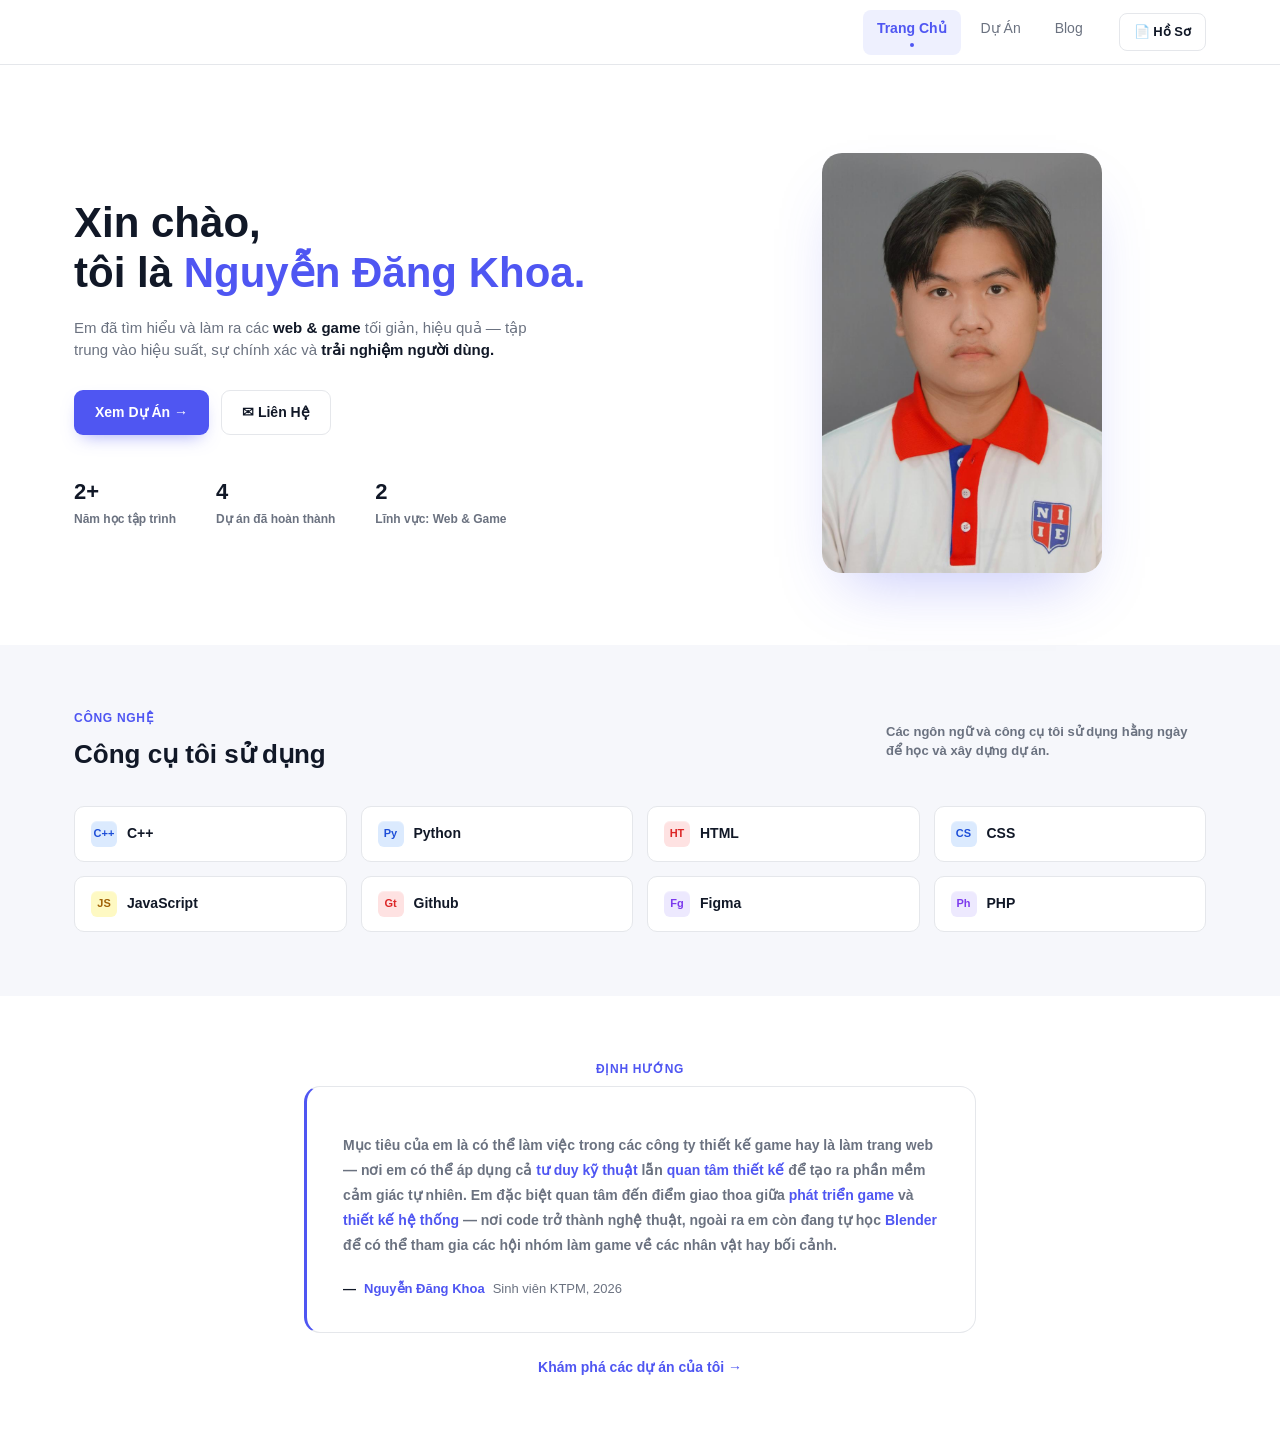
<file: index.html>
<!DOCTYPE html>
<html lang="vi">
<head>
  <meta charset="UTF-8" />
  <meta name="viewport" content="width=device-width, initial-scale=1.0" />
  <title>Nguyễn Đăng Khoa — Portfolio</title>
  <meta name="description" content="sinh viên Kỹ thuật phần mềm chuyên về phát triển web và game." />
  <link rel="stylesheet" href="style.css" />
</head>
<body data-page="home">
  <!--HEADER-->
  <header class="header">
    <div class="container">
      <a href="index.html" class="brand">
        </span>
      </a>
      <nav class="nav-links">
        <a href="index.html" class="nav-link" data-page="home">Trang Chủ</a>
        <a href="du-an.html" class="nav-link" data-page="projects">Dự Án</a>
        <a href="blog.html" class="nav-link" data-page="blog">Blog</a>
        <a href="index.html" class="nav-cta">📄 Hồ Sơ</a>
      </nav>
      <button class="menu-toggle" aria-label="Mở menu điều hướng" aria-expanded="false">
        <span></span><span></span><span></span>
      </button>
    </div>
  </header>

  <!--HERO-->
  <section class="hero">
    <div class="container">
      <div class="hero-text">
        <h1 class="hero-title">
          Xin chào,<br />
          tôi là <span class="accent">Nguyễn Đăng Khoa.</span>
        </h1>
        <p class="hero-desc">
          Em đã tìm hiểu và làm ra các <strong>web &amp; game</strong> tối giản, hiệu quả —
          tập trung vào hiệu suất, sự chính xác và <strong>trải nghiệm người dùng.
        </p>
        <div class="hero-actions">
          <a href="du-an.html" class="btn btn-primary">Xem Dự Án →</a>
          <a href="nguyendangkhoa28lhk@gmail.com" class="btn btn-secondary">✉ Liên Hệ</a>
        </div>
        <div class="hero-stats">
          <div>
            <div class="stat-number">2+</div>
            <div class="stat-label">Năm học tập trình</div>
          </div>
          <div>
            <div class="stat-number">4</div>
            <div class="stat-label">Dự án đã hoàn thành</div>
          </div>
          <div>
            <div class="stat-number">2</div>
            <div class="stat-label">Lĩnh vực: Web &amp; Game</div>
          </div>
        </div>
      </div>

      <div class="hero-visual">
        <img src="assets/avatar.png" alt="Nguyễn Đăng Khoa" class="hero-avatar" />
      </div>
    </div>
  </section>

  <!--CÔNG NGHỆ-->
  <section class="section section-soft">
    <div class="container">
      <div class="section-head">
        <div>
          <div class="section-eyebrow">Công Nghệ</div>
          <h2 class="section-title">Công cụ tôi sử dụng</h2>
        </div>
        <p class="section-note">
          Các ngôn ngữ và công cụ tôi sử dụng hằng ngày để học và xây dựng dự án.
        </p>
      </div>

      <div class="tech-grid">
        <div class="tech-card"><span class="badge-icon" style="background:#dbeafe;color:#1d4ed8">C++</span> C++</div>
        <div class="tech-card"><span class="badge-icon" style="background:#dbeafe;color:#1d4ed8">Py</span> Python</div>
        <div class="tech-card"><span class="badge-icon" style="background:#fee2e2;color:#dc2626">HT</span> HTML</div>
        <div class="tech-card"><span class="badge-icon" style="background:#dbeafe;color:#1d4ed8">CS</span> CSS</div>
        <div class="tech-card"><span class="badge-icon" style="background:#fef9c3;color:#a16207">JS</span> JavaScript</div>
        <div class="tech-card"><span class="badge-icon" style="background:#fee2e2;color:#dc2626">Gt</span> Github</div>
        <div class="tech-card"><span class="badge-icon" style="background:#ede9fe;color:#7c3aed">Fg</span> Figma</div>
        <div class="tech-card"><span class="badge-icon" style="background:#ede9fe;color:#7c3aed">Ph</span> PHP</div>
      </div>
    </div>
  </section>

  <!--ĐỊNH HƯỚNG-->
  <section class="section">
    <div class="container quote-wrap">
      <div class="section-eyebrow">Định Hướng</div>
      <div class="quote-card">
        <p>
          Mục tiêu của em là có thể làm việc trong các công ty thiết kế game hay là làm trang web — nơi em có thể áp dụng
          cả <strong>tư duy kỹ thuật</strong> lẫn <strong>quan tâm thiết kế</strong> để tạo ra
          phần mềm cảm giác tự nhiên. Em đặc biệt quan tâm đến điểm giao thoa giữa
          <strong>phát triển game</strong> và <strong>thiết kế hệ thống</strong> — nơi code trở
          thành nghệ thuật, ngoài ra em còn đang tự học <strong>Blender</strong> để có thể tham gia các hội nhóm làm game về các nhân vật hay bối cảnh.
        </p>
        <div class="quote-author">
          — <strong>Nguyễn Đăng Khoa</strong> <span>Sinh viên KTPM, 2026</span>
        </div>
      </div>
      <a href="du-an.html" class="quote-cta">Khám phá các dự án của tôi →</a>
    </div>
  </section>
  <script src="script.js"></script>
</body>
</html>
</file>
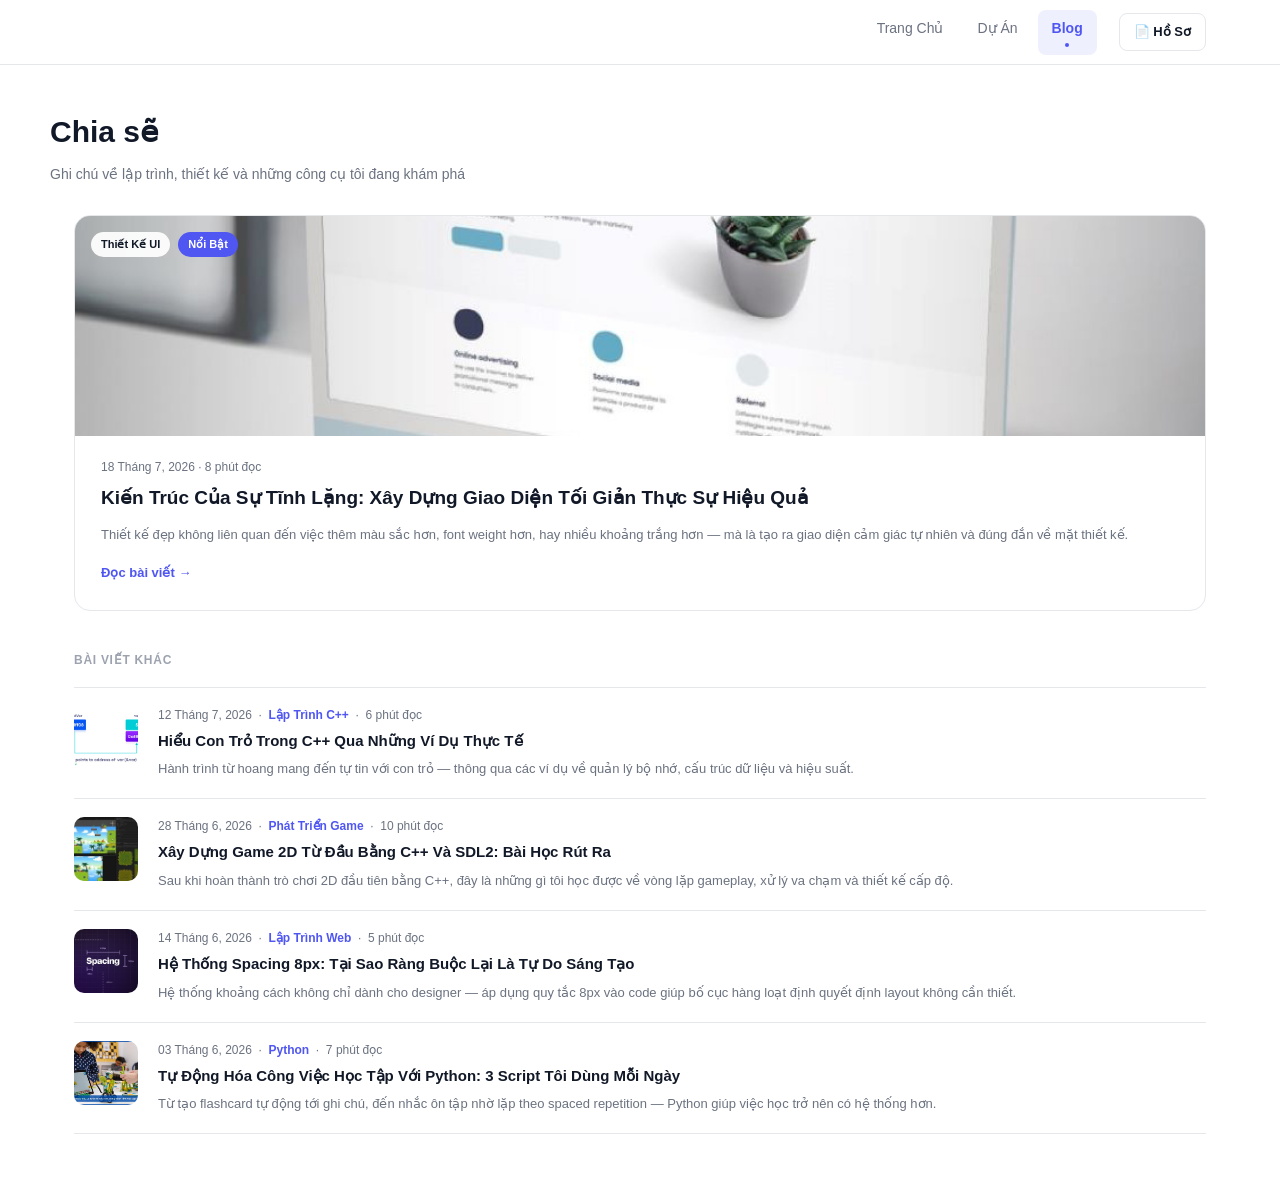
<file: blog.html>
<!DOCTYPE html>
<html lang="vi">
<head>
  <meta charset="UTF-8" />
  <meta name="viewport" content="width=device-width, initial-scale=1.0" />
  <title>Blog — Nguyễn Đăng Khoa</title>
  <meta name="description" content="Ghi chú kỹ thuật về lập trình, thiết kế và các công cụ đang khám phá." />
  <link rel="stylesheet" href="style.css" />
</head>
<body data-page="blog">
  <!--HEADER-->
  <header class="header">
    <div class="container">
      <a href="index.html" class="brand">
        </span>
      </a>
      <nav class="nav-links">
        <a href="index.html" class="nav-link" data-page="home">Trang Chủ</a>
        <a href="du-an.html" class="nav-link" data-page="projects">Dự Án</a>
        <a href="blog.html" class="nav-link" data-page="blog">Blog</a>
        <a href="index.html" class="nav-cta">📄 Hồ Sơ</a>
      </nav>
      <button class="menu-toggle" aria-label="Mở menu " aria-expanded="false">
        <span></span><span></span><span></span>
      </button>
    </div>
  </header>

  <!--PAGE HEAD-->
  <section class="blog-page-head container">
    <h1 class="page-title">Chia sẽ</h1>
    <p class="page-desc">
      Ghi chú về lập trình, thiết kế và những công cụ tôi đang khám phá
    </p>
  </section>

  <!--NỘI DUNG BLOG-->
  <section class="container blog-page-content">

    <!-- Bài viết nổi bật -->
    <article class="featured-post">
      <div class="featured-cover">
        <img src="assets/blog/toigian.png" alt="Ảnh bìa bài viết Kiến Trúc Của Sự Tĩnh Lặng" class="cover-img" />
        <div class="featured-tags">
          <span class="featured-tag">Thiết Kế UI</span>
          <span class="featured-tag primary">Nổi Bật</span>
        </div>
      </div>
      <div class="featured-body">
        <div class="post-meta">18 Tháng 7, 2026 · 8 phút đọc</div>
        <h2 class="post-title">
          Kiến Trúc Của Sự Tĩnh Lặng: Xây Dựng Giao Diện Tối Giản Thực Sự Hiệu Quả
        </h2>
        <p class="post-excerpt">
          Thiết kế đẹp không liên quan đến việc thêm màu sắc hơn, font weight hơn, hay nhiều
          khoảng trắng hơn — mà là tạo ra giao diện cảm giác tự nhiên và đúng đắn về mặt thiết kế.
        </p>
        <a href="#" class="read-more">Đọc bài viết →</a>
      </div>
    </article>

    <!-- Danh sách bài viết khác -->
    <div class="other-posts-label">Bài Viết Khác</div>

    <div class="post-row">
      <div class="post-row-thumb post-thumb-1"><img src="assets/blog/troc++.png" alt="Minh họa bài viết về con trỏ C++" /></div>
      <div class="post-row-body">
        <div class="post-row-meta">
          12 Tháng 7, 2026 &nbsp;·&nbsp; <span class="post-category">Lập Trình C++</span> &nbsp;·&nbsp; 6 phút đọc
        </div>
        <h3 class="post-row-title">Hiểu Con Trỏ Trong C++ Qua Những Ví Dụ Thực Tế</h3>
        <p class="post-row-desc">
          Hành trình từ hoang mang đến tự tin với con trỏ — thông qua các ví dụ về quản lý bộ
          nhớ, cấu trúc dữ liệu và hiệu suất.
        </p>
      </div>
    </div>

    <div class="post-row">
      <div class="post-row-thumb post-thumb-2"><img src="assets/blog/2d.png" alt="Minh họa bài viết về game 2D SDL2" /></div>
      <div class="post-row-body">
        <div class="post-row-meta">
          28 Tháng 6, 2026 &nbsp;·&nbsp; <span class="post-category">Phát Triển Game</span> &nbsp;·&nbsp; 10 phút đọc
        </div>
        <h3 class="post-row-title">Xây Dựng Game 2D Từ Đầu Bằng C++ Và SDL2: Bài Học Rút Ra</h3>
        <p class="post-row-desc">
          Sau khi hoàn thành trò chơi 2D đầu tiên bằng C++, đây là những gì tôi học được về vòng
          lặp gameplay, xử lý va chạm và thiết kế cấp độ.
        </p>
      </div>
    </div>

    <div class="post-row">
      <div class="post-row-thumb post-thumb-3"><img src="assets/blog/spacing.png" alt="Minh họa bài viết về hệ thống spacing 8px" /></div>
      <div class="post-row-body">
        <div class="post-row-meta">
          14 Tháng 6, 2026 &nbsp;·&nbsp; <span class="post-category">Lập Trình Web</span> &nbsp;·&nbsp; 5 phút đọc
        </div>
        <h3 class="post-row-title">Hệ Thống Spacing 8px: Tại Sao Ràng Buộc Lại Là Tự Do Sáng Tạo</h3>
        <p class="post-row-desc">
          Hệ thống khoảng cách không chỉ dành cho designer — áp dụng quy tắc 8px vào code giúp bố
          cục hàng loạt định quyết định layout không cần thiết.
        </p>
      </div>
    </div>

    <div class="post-row">
      <div class="post-row-thumb post-thumb-4"><img src="assets/blog/py.png" alt="Minh họa bài viết về tự động hóa Python" /></div>
      <div class="post-row-body">
        <div class="post-row-meta">
          03 Tháng 6, 2026 &nbsp;·&nbsp; <span class="post-category">Python</span> &nbsp;·&nbsp; 7 phút đọc
        </div>
        <h3 class="post-row-title">Tự Động Hóa Công Việc Học Tập Với Python: 3 Script Tôi Dùng Mỗi Ngày</h3>
        <p class="post-row-desc">
          Từ tạo flashcard tự động tới ghi chú, đến nhắc ôn tập nhờ lặp theo spaced repetition —
          Python giúp việc học trở nên có hệ thống hơn.
        </p>
      </div>
    </div>

  </section>
  <script src="script.js"></script>
</body>
</html>
</file>
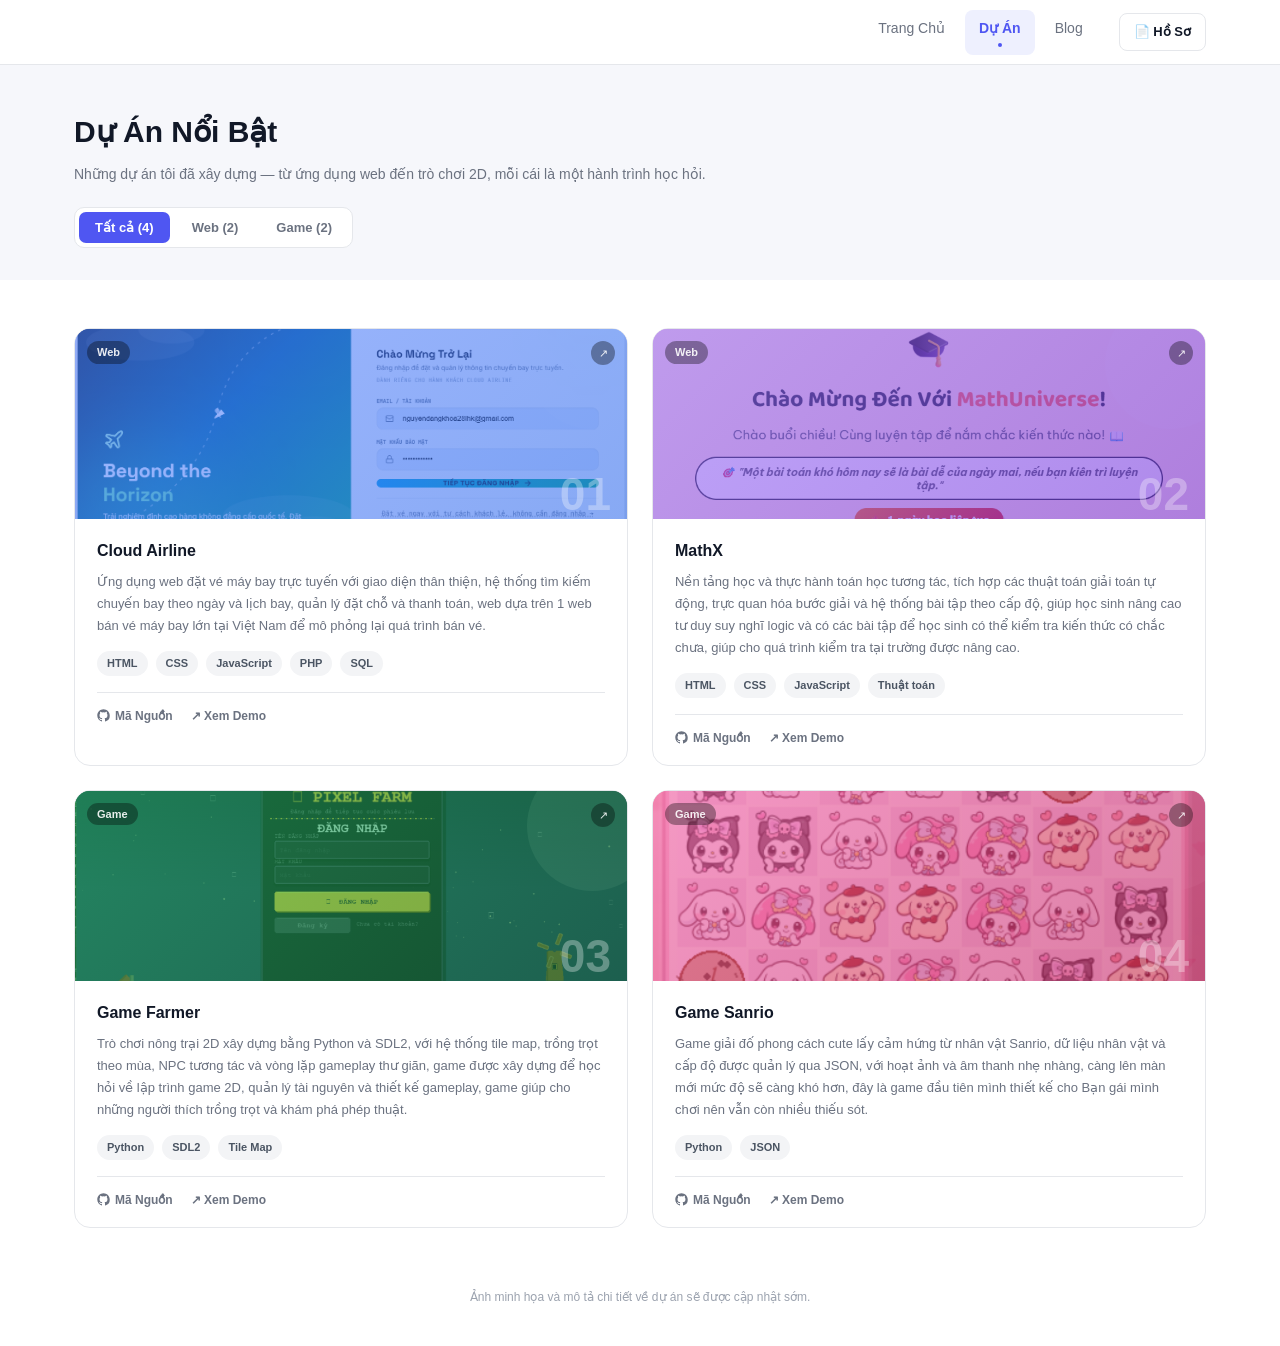
<file: du-an.html>
<!DOCTYPE html>
<html lang="vi">
<head>
  <meta charset="UTF-8" />
  <meta name="viewport" content="width=device-width, initial-scale=1.0" />
  <title>Dự Án — Nguyễn Đăng Khoa</title>
  <meta name="description" content="Các dự án web và game nổi bật của Nguyễn Đăng Khoa." />
  <link rel="stylesheet" href="style.css" />
</head>
<body data-page="projects">

  <!--HEADER-->
  <header class="header">
    <div class="container">
      <a href="index.html" class="brand">
        </span>
      </a>
      <nav class="nav-links">
        <a href="index.html" class="nav-link" data-page="home">Trang Chủ</a>
        <a href="du-an.html" class="nav-link" data-page="projects">Dự Án</a>
        <a href="blog.html" class="nav-link" data-page="blog">Blog</a>
        <a href="index.html" class="nav-cta">📄 Hồ Sơ</a>
      </nav>
      <button class="menu-toggle" aria-label="Mở menu điều hướng" aria-expanded="false">
        <span></span><span></span><span></span>
      </button>
    </div>
  </header>

  <!--PAGE HEAD-->
  <section class="page-head">
    <div class="container">
      <h1 class="page-title">Dự Án Nổi Bật</h1>
      <p class="page-desc">
        Những dự án tôi đã xây dựng — từ ứng dụng web đến trò chơi 2D, mỗi cái là một hành
        trình học hỏi.
      </p>

      <div class="filter-tabs">
        <button class="filter-tab active" data-filter="all">Tất cả (4)</button>
        <button class="filter-tab" data-filter="web">Web (2)</button>
        <button class="filter-tab" data-filter="game">Game (2)</button>
      </div>
    </div>
  </section>

  <!--PROJECT GRID-->
  <section class="container">
    <div class="project-grid">

      <!-- Cloud Airline -->
      <article class="project-card" data-category="web" data-theme="cloud">
        <div class="project-thumb has-image thumb-cloud" data-index="01">
          <img src="assets/cloud-airline.png" alt="Ảnh giao diện dự án Cloud Airline" loading="lazy" />
          <div class="thumb-overlay"></div>
          <span class="thumb-tag">Web</span>
          <span class="thumb-ext">↗</span>
        </div>
        <div class="project-body">
          <div class="project-title-row">
            <h3 class="project-title">Cloud Airline</h3>
          </div>
          <p class="project-desc">
            Ứng dụng web đặt vé máy bay trực tuyến với giao diện thân thiện, hệ thống tìm kiếm
            chuyến bay theo ngày và lịch bay, quản lý đặt chỗ và thanh toán, web dựa trên 1 web bán vé máy bay lớn tại Việt Nam
            để mô phỏng lại quá trình bán vé.
          </p>
          <div class="tag-row">
            <span class="tag-pill">HTML</span>
            <span class="tag-pill">CSS</span>
            <span class="tag-pill">JavaScript</span>
            <span class="tag-pill">PHP</span>
            <span class="tag-pill">SQL</span>
          </div>
          <div class="project-links">
            <a href="https://github.com/nguyendangkhoa2210/cloud-airline-FN"><svg viewBox="0 0 24 24" fill="currentColor"><path d="M12 .5C5.73.5.5 5.73.5 12c0 5.08 3.29 9.39 7.86 10.91.58.1.79-.25.79-.56 0-.28-.01-1.02-.02-2-3.2.7-3.88-1.54-3.88-1.54-.52-1.33-1.28-1.68-1.28-1.68-1.04-.71.08-.7.08-.7 1.15.08 1.76 1.18 1.76 1.18 1.03 1.76 2.7 1.25 3.36.96.1-.75.4-1.25.73-1.54-2.55-.29-5.24-1.28-5.24-5.7 0-1.26.45-2.29 1.18-3.1-.12-.29-.51-1.46.11-3.04 0 0 .96-.31 3.15 1.18a10.9 10.9 0 0 1 5.74 0c2.19-1.49 3.15-1.18 3.15-1.18.62 1.58.23 2.75.11 3.04.74.81 1.18 1.84 1.18 3.1 0 4.43-2.7 5.41-5.26 5.69.41.36.78 1.06.78 2.14 0 1.55-.01 2.79-.01 3.17 0 .31.21.67.8.56A10.52 10.52 0 0 0 23.5 12C23.5 5.73 18.27.5 12 .5z"/></svg> Mã Nguồn</a>
            <a href="https://nguyendangkhoa2210.github.io/cloud-airline-FN/">↗ Xem Demo</a>
          </div>
        </div>
      </article>

      <!-- MathX -->
      <article class="project-card" data-category="web" data-theme="mathx">
        <div class="project-thumb has-image thumb-mathx" data-index="02">
          <img src="assets/mathx.png" alt="Ảnh giao diện dự án MathX" loading="lazy" />
          <div class="thumb-overlay"></div>
          <span class="thumb-tag">Web</span>
          <span class="thumb-ext">↗</span>
        </div>
        <div class="project-body">
          <div class="project-title-row">
            <h3 class="project-title">MathX</h3>
          </div>
          <p class="project-desc">
            Nền tảng học và thực hành toán học tương tác, tích hợp các thuật toán giải toán tự
            động, trực quan hóa bước giải và hệ thống bài tập theo cấp độ, giúp học sinh nâng cao tư duy suy nghĩ logic và có các bài tập 
            để học sinh có thể kiểm tra kiến thức có chắc chưa, giúp cho quá trình kiểm tra tại trường được nâng cao.
          </p>
          <div class="tag-row">
            <span class="tag-pill">HTML</span>
            <span class="tag-pill">CSS</span>
            <span class="tag-pill">JavaScript</span>
            <span class="tag-pill">Thuật toán</span>
          </div>
          <div class="project-links">
            <a href="https://github.com/nguyendangkhoa2210/Learn-Math"><svg viewBox="0 0 24 24" fill="currentColor"><path d="M12 .5C5.73.5.5 5.73.5 12c0 5.08 3.29 9.39 7.86 10.91.58.1.79-.25.79-.56 0-.28-.01-1.02-.02-2-3.2.7-3.88-1.54-3.88-1.54-.52-1.33-1.28-1.68-1.28-1.68-1.04-.71.08-.7.08-.7 1.15.08 1.76 1.18 1.76 1.18 1.03 1.76 2.7 1.25 3.36.96.1-.75.4-1.25.73-1.54-2.55-.29-5.24-1.28-5.24-5.7 0-1.26.45-2.29 1.18-3.1-.12-.29-.51-1.46.11-3.04 0 0 .96-.31 3.15 1.18a10.9 10.9 0 0 1 5.74 0c2.19-1.49 3.15-1.18 3.15-1.18.62 1.58.23 2.75.11 3.04.74.81 1.18 1.84 1.18 3.1 0 4.43-2.7 5.41-5.26 5.69.41.36.78 1.06.78 2.14 0 1.55-.01 2.79-.01 3.17 0 .31.21.67.8.56A10.52 10.52 0 0 0 23.5 12C23.5 5.73 18.27.5 12 .5z"/></svg> Mã Nguồn</a>
            <a href="https://nguyendangkhoa2210.github.io/Learn-Math/">↗ Xem Demo</a>
          </div>
        </div>
      </article>

      <!-- Game Farmer -->
      <article class="project-card" data-category="game" data-theme="farmer">
        <div class="project-thumb has-image thumb-farmer" data-index="03">
          <img src="assets/game-farmer.png" alt="Ảnh giao diện dự án Game Farmer" loading="lazy" />
          <div class="thumb-overlay"></div>
          <span class="thumb-tag">Game</span>
          <span class="thumb-ext">↗</span>
        </div>
        <div class="project-body">
          <div class="project-title-row">
            <h3 class="project-title">Game Farmer</h3>
          </div>
          <p class="project-desc">
            Trò chơi nông trại 2D xây dựng bằng Python và SDL2, với hệ thống tile map, trồng trọt
            theo mùa, NPC tương tác và vòng lặp gameplay thư giãn, game được xây dựng để học hỏi về lập trình game 2D,
            quản lý tài nguyên và thiết kế gameplay, game giúp cho những người thích trồng trọt và khám phá phép thuật.
          </p>
          <div class="tag-row">
            <span class="tag-pill">Python</span>
            <span class="tag-pill">SDL2</span>
            <span class="tag-pill">Tile Map</span>
          </div>
          <div class="project-links">
            <a href="https://github.com/nguyendangkhoa2210/Farmer"><svg viewBox="0 0 24 24" fill="currentColor"><path d="M12 .5C5.73.5.5 5.73.5 12c0 5.08 3.29 9.39 7.86 10.91.58.1.79-.25.79-.56 0-.28-.01-1.02-.02-2-3.2.7-3.88-1.54-3.88-1.54-.52-1.33-1.28-1.68-1.28-1.68-1.04-.71.08-.7.08-.7 1.15.08 1.76 1.18 1.76 1.18 1.03 1.76 2.7 1.25 3.36.96.1-.75.4-1.25.73-1.54-2.55-.29-5.24-1.28-5.24-5.7 0-1.26.45-2.29 1.18-3.1-.12-.29-.51-1.46.11-3.04 0 0 .96-.31 3.15 1.18a10.9 10.9 0 0 1 5.74 0c2.19-1.49 3.15-1.18 3.15-1.18.62 1.58.23 2.75.11 3.04.74.81 1.18 1.84 1.18 3.1 0 4.43-2.7 5.41-5.26 5.69.41.36.78 1.06.78 2.14 0 1.55-.01 2.79-.01 3.17 0 .31.21.67.8.56A10.52 10.52 0 0 0 23.5 12C23.5 5.73 18.27.5 12 .5z"/></svg> Mã Nguồn</a>
            <a href="https://nguyendangkhoa2210.github.io/Farmer/">↗ Xem Demo</a>
          </div>
        </div>
      </article>

      <!-- Game Sanrio -->
      <article class="project-card" data-category="game" data-theme="sanrio">
        <div class="project-thumb has-image thumb-sanrio" data-index="04">
          <img src="assets/game-sanrio.png" alt="Ảnh giao diện dự án Game Sanrio" loading="lazy" />
          <div class="thumb-overlay"></div>
          <span class="thumb-tag">Game</span>
          <span class="thumb-ext">↗</span>
        </div>
        <div class="project-body">
          <div class="project-title-row">
            <h3 class="project-title">Game Sanrio</h3>
          </div>
          <p class="project-desc">
            Game giải đố phong cách cute lấy cảm hứng từ nhân vật Sanrio, dữ liệu nhân vật và cấp
            độ được quản lý qua JSON, với hoạt ảnh và âm thanh nhẹ nhàng, càng lên màn mới mức độ sẽ càng khó hơn,
            đây là game đầu tiên mình thiết kế cho Bạn gái mình chơi nên vẫn còn nhiều thiếu sót.
          </p>
          <div class="tag-row">
            <span class="tag-pill">Python</span>
            <span class="tag-pill">JSON</span>
          </div>
          <div class="project-links">
            <a href="https://github.com/nguyendangkhoa2210/Sanrio"><svg viewBox="0 0 24 24" fill="currentColor"><path d="M12 .5C5.73.5.5 5.73.5 12c0 5.08 3.29 9.39 7.86 10.91.58.1.79-.25.79-.56 0-.28-.01-1.02-.02-2-3.2.7-3.88-1.54-3.88-1.54-.52-1.33-1.28-1.68-1.28-1.68-1.04-.71.08-.7.08-.7 1.15.08 1.76 1.18 1.76 1.18 1.03 1.76 2.7 1.25 3.36.96.1-.75.4-1.25.73-1.54-2.55-.29-5.24-1.28-5.24-5.7 0-1.26.45-2.29 1.18-3.1-.12-.29-.51-1.46.11-3.04 0 0 .96-.31 3.15 1.18a10.9 10.9 0 0 1 5.74 0c2.19-1.49 3.15-1.18 3.15-1.18.62 1.58.23 2.75.11 3.04.74.81 1.18 1.84 1.18 3.1 0 4.43-2.7 5.41-5.26 5.69.41.36.78 1.06.78 2.14 0 1.55-.01 2.79-.01 3.17 0 .31.21.67.8.56A10.52 10.52 0 0 0 23.5 12C23.5 5.73 18.27.5 12 .5z"/></svg> Mã Nguồn</a>
            <a href="https://nguyendangkhoa2210.github.io/Sanrio/">↗ Xem Demo</a>
          </div>
        </div>
      </article>

    </div>
    <p class="project-footnote">Ảnh minh họa và mô tả chi tiết về dự án sẽ được cập nhật sớm.</p>
  </section>

  <script src="script.js"></script>
</body>
</html>
</file>
<file: style.css>
:root {
  --color-primary: #4f56f2;
  --color-primary-dark: #3f45d6;
  --color-text: #111827;
  --color-text-muted: #6b7280;
  --color-text-light: #9ca3af;
  --color-bg: #ffffff;
  --color-bg-soft: #f6f7fb;
  --color-border: #e5e7eb;
  --color-footer-bg: #0b1220;
  --color-footer-text: #9aa4b8;
  --color-footer-heading: #6b7690;

  --font-base: "Inter", -apple-system, BlinkMacSystemFont, "Segoe UI", sans-serif;

  --radius-md: 10px;
  --radius-lg: 16px;
  --container-width: 1180px;
}

* {
  box-sizing: border-box;
}

html,
body {
  margin: 0;
  padding: 0;
  height: 100%;
}

body {
  font-family: var(--font-base);
  color: var(--color-text);
  background: var(--color-bg);
  -webkit-font-smoothing: antialiased;
  line-height: 1.5;
}

img {
  max-width: 100%;
  display: block;
}

a {
  color: inherit;
  text-decoration: none;
}

button {
  font-family: inherit;
  cursor: pointer;
}

.container {
  width: 100%;
  max-width: var(--container-width);
  margin: 0 auto;
  padding: 0 24px;
}
/* Header*/
.header {
  border-bottom: 1px solid var(--color-border);
  background: var(--color-bg);
}

.header .container {
  display: flex;
  align-items: center;
  justify-content: space-between;
  height: 64px;
}

.brand {
  display: flex;
  align-items: center;
  gap: 10px;
}

.brand-mark {
  width: 34px;
  height: 34px;
  border-radius: 8px;
  background: linear-gradient(145deg, #7b7ff5, #4f56f2 60%, #3f45d6);
  color: #fff;
  font-weight: 700;
  font-size: 13px;
  display: flex;
  align-items: center;
  justify-content: center;
  flex-shrink: 0;
  position: relative;
  overflow: hidden;
  box-shadow: 0 3px 8px -2px rgba(79, 86, 242, 0.55), inset 0 1px 0 rgba(255, 255, 255, 0.35);
  /* Hiệu ứng phóng to mượt khi hover / thu nhỏ khi bấm */
  transition: transform 0.25s cubic-bezier(0.34, 1.56, 0.64, 1), box-shadow 0.25s ease;
  cursor: pointer;
}

/*avatar*/
.brand-mark img {
  width: 100%;
  height: 100%;
  object-fit: cover;
  border-radius: inherit;
}

/* Vệt sáng bóng */
.brand-mark::before {
  content: "";
  position: absolute;
  top: 0;
  left: 0;
  right: 0;
  height: 50%;
  background: linear-gradient(to bottom, rgba(255, 255, 255, 0.45), rgba(255, 255, 255, 0));
  pointer-events: none;
}

.brand:hover .brand-mark {
  transform: scale(1.15) rotate(-4deg);
  box-shadow: 0 10px 18px -6px rgba(79, 86, 242, 0.6), inset 0 1px 0 rgba(255, 255, 255, 0.4);
}

.brand:active .brand-mark {
  transform: scale(0.92) rotate(0deg);
  transition-duration: 0.1s;
}

.brand-text {
  display: flex;
  flex-direction: column;
  line-height: 1.2;
}

.brand-name {
  font-size: 14px;
  font-weight: 700;
  color: var(--color-text);
}

.brand-role {
  font-size: 11px;
  color: var(--color-text-muted);
}

.nav-links {
  display: flex;
  align-items: center;
  gap: 6px;
}

.nav-link {
  position: relative;
  display: flex;
  flex-direction: column;
  align-items: center;
  font-size: 14px;
  font-weight: 500;
  color: var(--color-text-muted);
  padding: 8px 14px;
  border-radius: 8px;
  transition: color 0.15s ease, background 0.15s ease;
}

.nav-link:hover {
  color: var(--color-text);
  background: var(--color-bg-soft);
}

.nav-link.active {
  color: var(--color-primary);
  background: #eef0fe;
  font-weight: 600;
}

/* Chấm tròn nhỏ*/
.nav-link::after {
  content: "";
  width: 4px;
  height: 4px;
  border-radius: 50%;
  background: var(--color-primary);
  margin-top: 4px;
  opacity: 0;
  transform: scale(0);
  transition: opacity 0.2s ease, transform 0.2s ease;
}

.nav-link.active::after {
  opacity: 1;
  transform: scale(1);
}

.nav-cta {
  display: flex;
  align-items: center;
  gap: 6px;
  font-size: 13px;
  font-weight: 600;
  padding: 8px 14px;
  border-radius: 8px;
  border: 1px solid var(--color-border);
  color: var(--color-text);
  background: var(--color-bg);
  margin-left: 16px;
  transition: border-color 0.15s ease, color 0.15s ease, transform 0.15s ease;
}

.nav-cta:hover {
  border-color: var(--color-primary);
  color: var(--color-primary);
  transform: translateY(-1px);
}

/*Mobile menu (hamburger)*/
.menu-toggle {
  display: none;
  flex-direction: column;
  justify-content: center;
  gap: 5px;
  width: 38px;
  height: 38px;
  border: 1px solid var(--color-border);
  border-radius: 8px;
  background: var(--color-bg);
}

.menu-toggle span {
  display: block;
  height: 2px;
  width: 18px;
  margin: 0 auto;
  background: var(--color-text);
  border-radius: 2px;
  transition: transform 0.25s ease, opacity 0.25s ease;
}

/* Icon hamburger*/
.menu-toggle.open span:nth-child(1) {
  transform: translateY(7px) rotate(45deg);
}
.menu-toggle.open span:nth-child(2) {
  opacity: 0;
}
.menu-toggle.open span:nth-child(3) {
  transform: translateY(-7px) rotate(-45deg);
}

/* Buttons */
.btn {
  display: inline-flex;
  align-items: center;
  gap: 8px;
  font-size: 14px;
  font-weight: 600;
  padding: 11px 20px;
  border-radius: 9px;
  border: 1px solid transparent;
  transition: transform 0.15s ease, box-shadow 0.15s ease, background 0.15s ease;
}

.btn-primary {
  background: var(--color-primary);
  color: #fff;
  box-shadow: 0 8px 18px -8px rgba(79, 86, 242, 0.55);
}

.btn-primary:hover {
  background: var(--color-primary-dark);
  transform: translateY(-2px);
  box-shadow: 0 12px 22px -8px rgba(79, 86, 242, 0.6);
}

.btn-primary:active {
  transform: translateY(0);
}

.btn-secondary {
  background: var(--color-bg);
  color: var(--color-text);
  border-color: var(--color-border);
}

.btn-secondary:hover {
  border-color: var(--color-text-light);
  transform: translateY(-2px);
}

/* Hero section */
.hero {
  padding: 88px 0 72px;
}

.hero .container {
  display: grid;
  grid-template-columns: 1.1fr 0.9fr;
  gap: 48px;
  align-items: center;
}

.eyebrow {
  display: inline-flex;
  align-items: center;
  gap: 6px;
  font-size: 12px;
  font-weight: 700;
  letter-spacing: 0.04em;
  text-transform: uppercase;
  color: var(--color-primary);
  background: #eef0fe;
  padding: 6px 12px;
  border-radius: 999px;
  margin-bottom: 22px;
}

.hero-title {
  font-size: 42px;
  line-height: 1.2;
  font-weight: 800;
  margin: 0 0 18px;
  color: var(--color-text);
}

.hero-title .accent {
  color: var(--color-primary);
}

.hero-desc {
  font-size: 15px;
  color: var(--color-text-muted);
  max-width: 480px;
  margin: 0 0 28px;
}

.hero-desc strong {
  color: var(--color-text);
  font-weight: 600;
}

.hero-actions {
  display: flex;
  gap: 12px;
  margin-bottom: 40px;
}

.hero-stats {
  display: flex;
  gap: 40px;
}

.stat-number {
  font-size: 22px;
  font-weight: 800;
  color: var(--color-text);
}

.stat-label {
  font-size: 12px;
  color: var(--color-text-muted);
  margin-top: 2px;
}

/* phone / stack*/
.hero-visual {
  position: relative;
  display: flex;
  justify-content: center;
}

.hero-avatar {
  width: 280px;
  max-width: 100%;
  height: auto;
  border-radius: 20px;
  box-shadow: 0 30px 60px -25px rgba(79, 86, 242, 0.35);
  animation: avatar-float 3.5s ease-in-out infinite;
}

@keyframes avatar-float {
  0%, 100% {
    transform: translateY(0);
  }
  50% {
    transform: translateY(-8px);
  }
}

.tech-chip {
  display: flex;
  align-items: center;
  gap: 8px;
  background: #fff;
  border: 1px solid var(--color-border);
  border-radius: 10px;
  padding: 8px 10px;
  font-size: 12px;
  font-weight: 600;
  box-shadow: 0 6px 14px -8px rgba(15, 23, 42, 0.15);
  position: absolute;
}

.tech-chip .chip-icon {
  width: 20px;
  height: 20px;
  border-radius: 6px;
  display: flex;
  align-items: center;
  justify-content: center;
  font-size: 9px;
  font-weight: 700;
  color: #fff;
}

.chip-1 {
  top: 90px;
  left: 12px;
}
.chip-1 .chip-icon {
  background: #111827;
}

.chip-2 {
  top: 90px;
  right: 4px;
}
.chip-2 .chip-icon {
  background: #16a34a;
}

.chip-3 {
  top: 138px;
  left: 12px;
}
.chip-3 .chip-icon {
  background: #336791;
}

.chip-4 {
  top: 138px;
  right: 30px;
}
.chip-4 .chip-icon {
  background: #f05033;
}

.status-card {
  position: absolute;
  bottom: 20px;
  left: 24px;
  right: 24px;
  background: #fff;
  border: 1px solid var(--color-border);
  border-radius: 10px;
  padding: 8px 10px;
  font-size: 11px;
  box-shadow: 0 10px 20px -10px rgba(15, 23, 42, 0.2);
}

.status-card .status-title {
  display: flex;
  align-items: center;
  gap: 6px;
  font-weight: 700;
  color: var(--color-text);
  margin-bottom: 4px;
}

.status-dot {
  width: 6px;
  height: 6px;
  border-radius: 50%;
  background: #22c55e;
}

.status-card .status-sub {
  color: var(--color-text-muted);
}

/* Section shared*/
.section {
  padding: 64px 0;
}

.section-soft {
  background: var(--color-bg-soft);
}

.section-head {
  display: flex;
  align-items: flex-end;
  justify-content: space-between;
  gap: 24px;
  margin-bottom: 32px;
}

.section-eyebrow {
  font-size: 12px;
  font-weight: 700;
  letter-spacing: 0.06em;
  text-transform: uppercase;
  color: var(--color-primary);
  margin-bottom: 8px;
}

.section-title {
  font-size: 26px;
  font-weight: 800;
  margin: 0;
}

.section-note {
  font-size: 13px;
  color: var(--color-text-muted);
  max-width: 320px;
}

/*Trang chủ*/
.tech-grid {
  display: grid;
  grid-template-columns: repeat(4, 1fr);
  gap: 14px;
}

.tech-card {
  display: flex;
  align-items: center;
  gap: 10px;
  background: var(--color-bg);
  border: 1px solid var(--color-border);
  border-radius: var(--radius-md);
  padding: 14px 16px;
  font-size: 14px;
  font-weight: 600;
  transition: transform 0.2s ease, box-shadow 0.2s ease, border-color 0.2s ease;
}

.tech-card:hover {
  transform: translateY(-3px);
  box-shadow: 0 14px 22px -14px rgba(15, 23, 42, 0.35);
  border-color: var(--color-primary);
}

.tech-card:hover .badge-icon {
  transform: scale(1.1) rotate(-4deg);
}

.tech-card .badge-icon {
  width: 26px;
  height: 26px;
  border-radius: 6px;
  display: flex;
  align-items: center;
  justify-content: center;
  font-size: 11px;
  font-weight: 700;
  color: #fff;
  flex-shrink: 0;
  box-shadow: inset 0 1px 0 rgba(255, 255, 255, 0.3);
  transition: transform 0.2s ease;
}

/*Quote / orientation block */
.quote-wrap {
  max-width: 720px;
  margin: 0 auto;
  text-align: center;
}

.quote-card {
  background: var(--color-bg);
  border: 1px solid var(--color-border);
  border-left: 3px solid var(--color-primary);
  border-radius: var(--radius-lg);
  padding: 32px 36px;
  text-align: left;
  font-size: 14px;
  color: var(--color-text-muted);
  line-height: 1.8;
}

.quote-card strong {
  color: var(--color-primary);
  font-weight: 600;
}

.quote-author {
  margin-top: 18px;
  font-size: 13px;
  color: var(--color-text);
  display: flex;
  align-items: center;
  gap: 8px;
}

.quote-author span {
  color: var(--color-text-muted);
  font-weight: 400;
}

.quote-cta {
  display: inline-block;
  margin-top: 24px;
  font-size: 14px;
  font-weight: 600;
  color: var(--color-primary);
}

/* Footer*/
.footer {
  background: var(--color-footer-bg);
  color: var(--color-footer-text);
  padding: 56px 0 20px;
}

.footer-grid {
  display: grid;
  grid-template-columns: 1.6fr 1fr 1fr;
  gap: 32px;
  padding-bottom: 36px;
}

.footer-brand {
  display: flex;
  gap: 10px;
  margin-bottom: 14px;
}

.footer-desc {
  font-size: 13px;
  line-height: 1.7;
  max-width: 280px;
}

.footer-heading {
  font-size: 12px;
  font-weight: 700;
  letter-spacing: 0.05em;
  text-transform: uppercase;
  color: var(--color-footer-heading);
  margin-bottom: 14px;
}

.footer-links {
  list-style: none;
  padding: 0;
  margin: 0;
  display: flex;
  flex-direction: column;
  gap: 10px;
}

.footer-links a {
  font-size: 13px;
  font-weight: 600;
  color: #cbd3e6;
}

.footer-links a:hover {
  color: #fff;
}

.footer-socials {
  display: flex;
  gap: 10px;
  margin-bottom: 14px;
}

.social-icon {
  width: 32px;
  height: 32px;
  border-radius: 50%;
  border: 1px solid #263042;
  display: flex;
  align-items: center;
  justify-content: center;
  font-size: 13px;
  transition: transform 0.2s ease, border-color 0.2s ease, background 0.2s ease;
}

.social-icon svg {
  width: 15px;
  height: 15px;
}

.social-icon:hover {
  transform: translateY(-3px);
  border-color: var(--color-primary);
  background: rgba(79, 86, 242, 0.15);
}

.footer-bottom {
  border-top: 1px solid #1c2536;
  padding-top: 18px;
  display: flex;
  justify-content: space-between;
  font-size: 12px;
  color: var(--color-footer-heading);
}

/*Trang "Dự Án"*/
.page-head {
  padding: 44px 0 32px;
  background: var(--color-bg-soft);
}

.page-eyebrow {
  font-size: 12px;
  font-weight: 700;
  letter-spacing: 0.06em;
  text-transform: uppercase;
  color: var(--color-primary);
  margin-bottom: 8px;
}

.page-title {
  font-size: 30px;
  font-weight: 800;
  margin: 0 0 10px;
}

.page-desc {
  font-size: 14px;
  color: var(--color-text-muted);
  max-width: 640px;
  margin: 0 0 22px;
}

.filter-tabs {
  display: inline-flex;
  gap: 6px;
  background: #fff;
  border: 1px solid var(--color-border);
  border-radius: 10px;
  padding: 4px;
}

.filter-tab {
  font-size: 13px;
  font-weight: 600;
  padding: 8px 16px;
  border-radius: 7px;
  color: var(--color-text-muted);
  background: transparent;
  border: none;
  transition: background 0.2s ease, color 0.2s ease;
}

.filter-tab:hover:not(.active) {
  background: var(--color-bg-soft);
  color: var(--color-text);
}

.filter-tab.active {
  background: var(--color-primary);
  color: #fff;
}

/* Hiệu ứng "rơi vào" nhẹ cho các thẻ dự án còn hiển thị sau khi lọc */
.project-card {
  animation: card-fade-in 0.35s ease both;
}

@keyframes card-fade-in {
  from {
    opacity: 0;
    transform: translateY(10px);
  }
  to {
    opacity: 1;
    transform: translateY(0);
  }
}

.project-grid {
  display: grid;
  grid-template-columns: repeat(2, 1fr);
  gap: 24px;
  padding: 48px 0;
}

.project-card {
  border: 1px solid var(--color-border);
  border-radius: var(--radius-lg);
  overflow: hidden;
  background: #fff;
  cursor: pointer;
  transition: transform 0.25s ease, box-shadow 0.25s ease, border-color 0.25s ease;
}

.project-card:hover {
  transform: translateY(-6px);
  box-shadow: 0 24px 36px -20px rgba(15, 23, 42, 0.28);
  border-color: transparent;
}

.project-thumb {
  position: relative;
  height: 190px;
  display: flex;
  align-items: center;
  justify-content: center;
  color: rgba(255, 255, 255, 0.9);
  overflow: hidden;
}

/* Ảnh thật của dự án phủ kín khung thumbnail, nằm dưới lớp gradient mờ + nhãn */
.project-thumb img {
  position: absolute;
  inset: 0;
  width: 100%;
  height: 100%;
  object-fit: cover;
  transition: transform 0.4s ease;
}

.project-card:hover .project-thumb img {
  transform: scale(1.06);
}

/* Lớp gradient màu riêng phủ nhẹ lên ảnh để chữ/nhãn luôn đọc rõ */
.project-thumb.has-image::after,
.project-thumb.has-image::before {
  z-index: 1;
}

.project-thumb.has-image {
  background-blend-mode: multiply;
}

.project-thumb.has-image .thumb-overlay {
  position: absolute;
  inset: 0;
  opacity: 0.55;
  z-index: 1;
}

/* 2 vòng tròn trang trí mờ*/
.project-thumb::before {
  content: "";
  position: absolute;
  top: -30px;
  right: -30px;
  width: 130px;
  height: 130px;
  border-radius: 50%;
  background: rgba(255, 255, 255, 0.12);
  transition: transform 0.4s ease;
  z-index: 1;
}

.project-card:hover .project-thumb::before {
  transform: scale(1.15);
}

.project-thumb::after {
  content: attr(data-index);
  position: absolute;
  right: 16px;
  bottom: 2px;
  font-size: 46px;
  font-weight: 800;
  color: rgba(255, 255, 255, 0.32);
  line-height: 1;
  z-index: 2;
}

.thumb-cloud {
  background: linear-gradient(135deg, #4f7cff, #2563eb);
}
.thumb-mathx {
  background: linear-gradient(135deg, #8b5cf6, #6d28d9);
}
.thumb-farmer {
  background: linear-gradient(135deg, #22c55e, #15803d);
}
.thumb-sanrio {
  background: linear-gradient(135deg, #ec4899, #be185d);
}

/* Lớp phủ màu*/
.thumb-cloud .thumb-overlay {
  background: linear-gradient(135deg, #4f7cff, #2563eb);
}
.thumb-mathx .thumb-overlay {
  background: linear-gradient(135deg, #8b5cf6, #6d28d9);
}
.thumb-farmer .thumb-overlay {
  background: linear-gradient(135deg, #22c55e, #15803d);
}
.thumb-sanrio .thumb-overlay {
  background: linear-gradient(135deg, #ec4899, #be185d);
}

.thumb-tag {
  position: absolute;
  top: 12px;
  left: 12px;
  font-size: 11px;
  font-weight: 700;
  background: rgba(0, 0, 0, 0.35);
  padding: 3px 10px;
  border-radius: 999px;
  z-index: 2;
}

.thumb-ext {
  position: absolute;
  top: 12px;
  right: 12px;
  width: 24px;
  height: 24px;
  border-radius: 50%;
  background: rgba(0, 0, 0, 0.35);
  display: flex;
  align-items: center;
  justify-content: center;
  font-size: 11px;
  z-index: 2;
}

.thumb-placeholder {
  position: relative;
  text-align: center;
  font-size: 12px;
  opacity: 0.9;
  z-index: 1;
}

.thumb-placeholder .ph-icon {
  width: 36px;
  height: 36px;
  border-radius: 10px;
  background: rgba(255, 255, 255, 0.18);
  border: 1px solid rgba(255, 255, 255, 0.3);
  display: flex;
  align-items: center;
  justify-content: center;
  margin: 0 auto 8px;
}

.ph-icon svg {
  width: 16px;
  height: 16px;
}

.project-body {
  padding: 20px 22px 18px;
}

.project-title-row {
  display: flex;
  align-items: center;
  justify-content: space-between;
}

.project-title {
  font-size: 16px;
  font-weight: 700;
  margin: 0;
}

.project-desc {
  font-size: 13px;
  color: var(--color-text-muted);
  margin: 8px 0 14px;
  line-height: 1.7;
}

.tag-row {
  display: flex;
  flex-wrap: wrap;
  gap: 8px;
  margin-bottom: 16px;
}

.project-links {
  display: flex;
  gap: 18px;
  border-top: 1px solid var(--color-border);
  padding-top: 14px;
  font-size: 12px;
  font-weight: 600;
  color: var(--color-text-muted);
}

.project-links a {
  display: inline-flex;
  align-items: center;
  gap: 5px;
  transition: color 0.15s ease, transform 0.15s ease;
}

.project-links a svg {
  width: 13px;
  height: 13px;
}

.project-links a:hover {
  color: var(--color-primary);
  transform: translateX(2px);
}

.project-title-row a {
  transition: transform 0.15s ease;
  display: inline-flex;
}

.project-title-row a:hover {
  transform: translate(2px, -2px);
  color: var(--color-primary);
}

.project-card[hidden] {
  display: none;
}

/* Viền sáng theo màu riêng*/
.project-card.selected {
  border-width: 2px;
  transform: translateY(-6px);
}

.project-card[data-theme="cloud"]:hover,
.project-card[data-theme="cloud"].selected {
  border-color: #2563eb;
  box-shadow: 0 0 0 4px rgba(37, 99, 235, 0.15), 0 24px 36px -20px rgba(37, 99, 235, 0.35);
}

.project-card[data-theme="mathx"]:hover,
.project-card[data-theme="mathx"].selected {
  border-color: #7c3aed;
  box-shadow: 0 0 0 4px rgba(124, 58, 237, 0.15), 0 24px 36px -20px rgba(124, 58, 237, 0.35);
}

.project-card[data-theme="farmer"]:hover,
.project-card[data-theme="farmer"].selected {
  border-color: #15803d;
  box-shadow: 0 0 0 4px rgba(21, 128, 61, 0.15), 0 24px 36px -20px rgba(21, 128, 61, 0.35);
}

.project-card[data-theme="sanrio"]:hover,
.project-card[data-theme="sanrio"].selected {
  border-color: #db2777;
  box-shadow: 0 0 0 4px rgba(219, 39, 119, 0.15), 0 24px 36px -20px rgba(219, 39, 119, 0.35);
}

/*mặc định màu trung tính. */
.tag-pill {
  font-size: 11px;
  font-weight: 600;
  background: #f3f4f6;
  color: #4b5563;
  padding: 4px 10px;
  border-radius: 999px;
  transition: background 0.2s ease, color 0.2s ease, transform 0.15s ease;
}

.tag-pill:hover {
  transform: translateY(-1px);
}

.project-card[data-theme="cloud"]:hover .tag-pill,
.project-card[data-theme="cloud"].selected .tag-pill {
  background: #dbeafe;
  color: #1d4ed8;
}
.project-card[data-theme="cloud"]:hover .tag-pill:hover,
.project-card[data-theme="cloud"].selected .tag-pill:hover {
  background: #2563eb;
  color: #fff;
}

.project-card[data-theme="mathx"]:hover .tag-pill,
.project-card[data-theme="mathx"].selected .tag-pill {
  background: #ede9fe;
  color: #7c3aed;
}
.project-card[data-theme="mathx"]:hover .tag-pill:hover,
.project-card[data-theme="mathx"].selected .tag-pill:hover {
  background: #7c3aed;
  color: #fff;
}

.project-card[data-theme="farmer"]:hover .tag-pill,
.project-card[data-theme="farmer"].selected .tag-pill {
  background: #dcfce7;
  color: #15803d;
}
.project-card[data-theme="farmer"]:hover .tag-pill:hover,
.project-card[data-theme="farmer"].selected .tag-pill:hover {
  background: #15803d;
  color: #fff;
}

.project-card[data-theme="sanrio"]:hover .tag-pill,
.project-card[data-theme="sanrio"].selected .tag-pill {
  background: #fce7f3;
  color: #db2777;
}
.project-card[data-theme="sanrio"]:hover .tag-pill:hover,
.project-card[data-theme="sanrio"].selected .tag-pill:hover {
  background: #db2777;
  color: #fff;
}

.project-footnote {
  text-align: center;
  font-size: 12px;
  color: var(--color-text-light);
  padding-bottom: 40px;
}

/*Trang "Blog"*/
.blog-page-head {
  padding: 44px 0 8px;
}

.featured-post {
  border: 1px solid var(--color-border);
  border-radius: var(--radius-lg);
  overflow: hidden;
  margin-bottom: 40px;
}

.featured-cover {
  height: 220px;
  position: relative;
  overflow: hidden;
}

.featured-cover .cover-img {
  position: absolute;
  inset: 0;
  width: 100%;
  height: 100%;
  object-fit: cover;
  transition: transform 0.4s ease;
}

.featured-post:hover .cover-img {
  transform: scale(1.04);
}

.featured-tags {
  position: absolute;
  top: 16px;
  left: 16px;
  display: flex;
  gap: 8px;
  z-index: 1;
}

.featured-tag {
  font-size: 11px;
  font-weight: 700;
  padding: 4px 10px;
  border-radius: 999px;
  background: rgba(255, 255, 255, 0.92);
  color: var(--color-text);
}

.featured-tag.primary {
  background: var(--color-primary);
  color: #fff;
}

.featured-body {
  padding: 22px 26px 26px;
}

.post-meta {
  font-size: 12px;
  color: var(--color-text-muted);
  margin-bottom: 8px;
}

.post-title {
  font-size: 19px;
  font-weight: 700;
  margin: 0 0 10px;
}

.post-excerpt {
  font-size: 13px;
  color: var(--color-text-muted);
  line-height: 1.8;
  margin: 0 0 14px;
}

.read-more {
  font-size: 13px;
  font-weight: 600;
  color: var(--color-primary);
}

.other-posts-label {
  font-size: 12px;
  font-weight: 700;
  letter-spacing: 0.06em;
  text-transform: uppercase;
  color: var(--color-text-light);
  margin-bottom: 18px;
}

.post-row {
  display: flex;
  gap: 20px;
  align-items: flex-start;
  padding: 18px 0;
  border-top: 1px solid var(--color-border);
}

.post-row:last-child {
  border-bottom: 1px solid var(--color-border);
}

.post-row-body {
  flex: 1;
}

.post-row-meta {
  font-size: 12px;
  color: var(--color-text-muted);
  margin-bottom: 6px;
}

.post-row-meta .post-category {
  color: var(--color-primary);
  font-weight: 600;
}

.post-row-title {
  font-size: 15px;
  font-weight: 700;
  margin: 0 0 6px;
}

.post-row-desc {
  font-size: 13px;
  color: var(--color-text-muted);
  line-height: 1.7;
  margin: 0;
}

.post-row-thumb {
  width: 64px;
  height: 64px;
  border-radius: 10px;
  flex-shrink: 0;
  overflow: hidden;
}

.post-row-thumb img {
  width: 100%;
  height: 100%;
  object-fit: cover;
  transition: transform 0.3s ease;
}

.post-row:hover .post-row-thumb img {
  transform: scale(1.08);
}

.blog-page-content {
  padding-bottom: 60px;
}

/* Responsive */
@media (max-width: 900px) {
  .hero .container {
    grid-template-columns: 1fr;
  }
  .hero-visual {
    order: -1;
  }
  .tech-grid {
    grid-template-columns: repeat(2, 1fr);
  }
  .project-grid {
    grid-template-columns: 1fr;
  }
  .footer-grid {
    grid-template-columns: 1fr;
  }
  .menu-toggle {
    display: flex;
  }

  .nav-links {
    position: absolute;
    top: 64px;
    left: 0;
    right: 0;
    flex-direction: column;
    align-items: stretch;
    gap: 4px;
    background: var(--color-bg);
    border-bottom: 1px solid var(--color-border);
    padding: 10px 16px 16px;
    box-shadow: 0 16px 24px -18px rgba(15, 23, 42, 0.25);

    /* Ẩn mặc định, trượt xuống khi mở */
    max-height: 0;
    overflow: hidden;
    opacity: 0;
    transition: max-height 0.3s ease, opacity 0.25s ease;
  }

  .nav-links.open {
    max-height: 320px;
    opacity: 1;
  }

  .nav-link {
    flex-direction: row;
    justify-content: space-between;
    width: 100%;
  }

  .nav-link::after {
    margin-top: 0;
  }

  .nav-cta {
    margin: 8px 0 0;
    justify-content: center;
  }

  .header .container {
    position: relative;
  }
}

@media (max-width: 560px) {
  .hero-title {
    font-size: 32px;
  }
  .tech-grid {
    grid-template-columns: repeat(2, 1fr);
    gap: 10px;
  }
  .tech-card {
    padding: 12px;
    font-size: 13px;
  }
  .post-row {
    flex-direction: column;
  }
  .post-row-thumb {
    width: 100%;
    height: 140px;
  }
}
</file>
